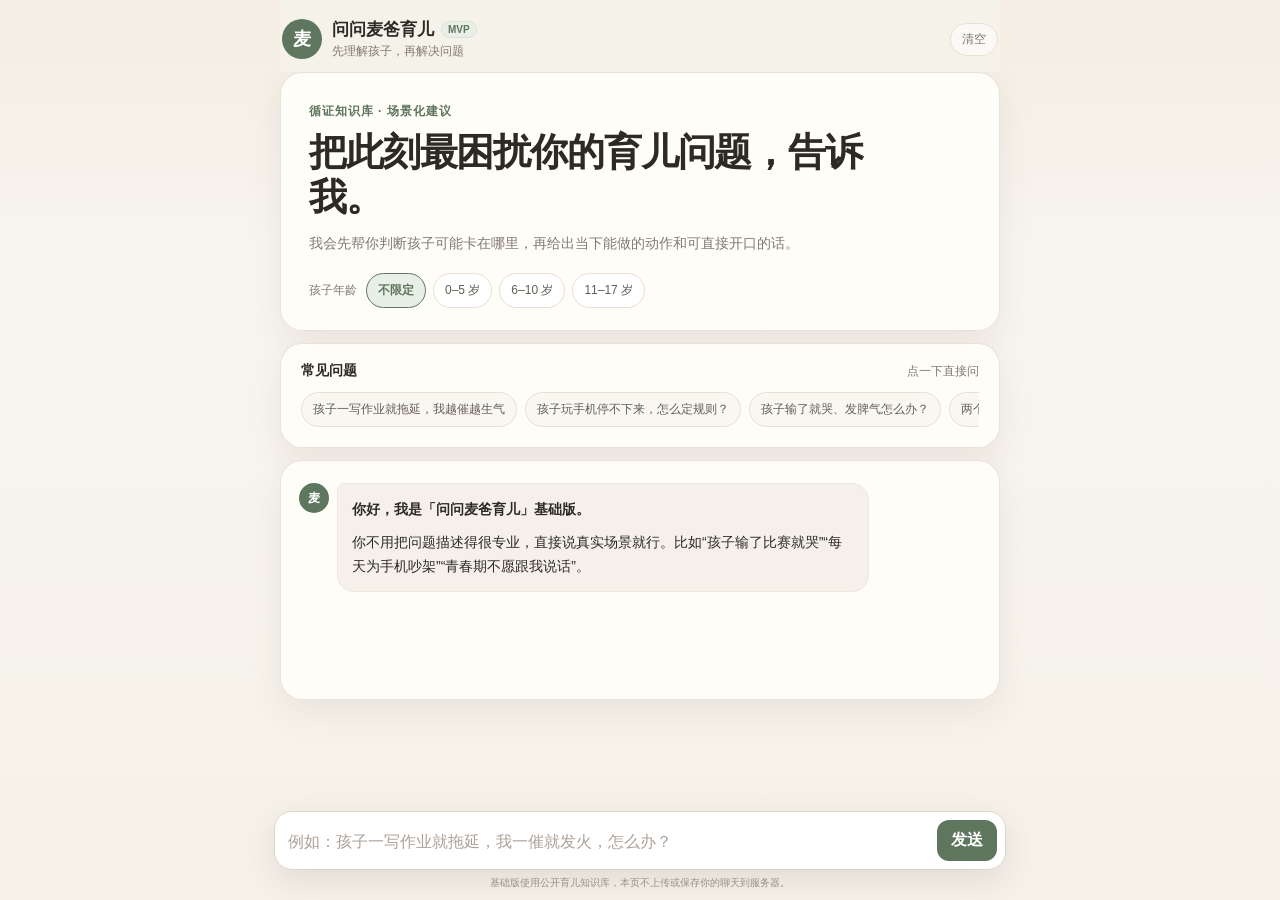
<file: ask-maiba-parenting/index.html>
<!doctype html>
<html lang="zh-CN">
<head>
  <meta charset="utf-8" />
  <meta name="viewport" content="width=device-width,initial-scale=1,viewport-fit=cover" />
  <meta name="theme-color" content="#F6F2EA" />
  <meta name="description" content="问问麦爸育儿：基于公开循证育儿资料的轻量 H5 育儿问答助手。" />
  <title>问问麦爸育儿</title>
  <link rel="manifest" href="./manifest.webmanifest" />
  <link rel="stylesheet" href="./styles.css" />
</head>
<body>
  <div class="app-shell">
    <header class="topbar">
      <div class="brand">
        <div class="avatar" aria-hidden="true">麦</div>
        <div>
          <div class="brand-line"><strong>问问麦爸育儿</strong><span class="badge">MVP</span></div>
          <div class="subtitle">先理解孩子，再解决问题</div>
        </div>
      </div>
      <button id="clearBtn" class="ghost-btn" type="button">清空</button>
    </header>

    <main>
      <section class="hero card">
        <p class="eyebrow">循证知识库 · 场景化建议</p>
        <h1>把此刻最困扰你的育儿问题，告诉我。</h1>
        <p class="hero-copy">我会先帮你判断孩子可能卡在哪里，再给出当下能做的动作和可直接开口的话。</p>
        <div class="age-row" role="group" aria-label="孩子年龄">
          <span>孩子年龄</span>
          <button class="age-chip active" data-age="all">不限定</button>
          <button class="age-chip" data-age="0-5">0–5 岁</button>
          <button class="age-chip" data-age="6-10">6–10 岁</button>
          <button class="age-chip" data-age="11-17">11–17 岁</button>
        </div>
      </section>

      <section class="quick card">
        <div class="section-title"><span>常见问题</span><small>点一下直接问</small></div>
        <div class="chips" id="quickChips"></div>
      </section>

      <section class="chat card" aria-live="polite">
        <div id="messages" class="messages"></div>
      </section>
    </main>

    <form id="composer" class="composer">
      <div class="input-wrap">
        <textarea id="questionInput" rows="1" maxlength="500" placeholder="例如：孩子一写作业就拖延，我一催就发火，怎么办？"></textarea>
        <button id="sendBtn" class="send-btn" type="submit" aria-label="发送">发送</button>
      </div>
      <div class="composer-note">基础版使用公开育儿知识库，本页不上传或保存你的聊天到服务器。</div>
    </form>
  </div>

  <template id="welcomeTemplate">
    <article class="message assistant">
      <div class="message-avatar">麦</div>
      <div class="bubble">
        <p><strong>你好，我是「问问麦爸育儿」基础版。</strong></p>
        <p>你不用把问题描述得很专业，直接说真实场景就行。比如“孩子输了比赛就哭”“每天为手机吵架”“青春期不愿跟我说话”。</p>
      </div>
    </article>
  </template>

  <script src="./knowledge.js"></script>
  <script src="./app.js"></script>
</body>
</html>
</file>
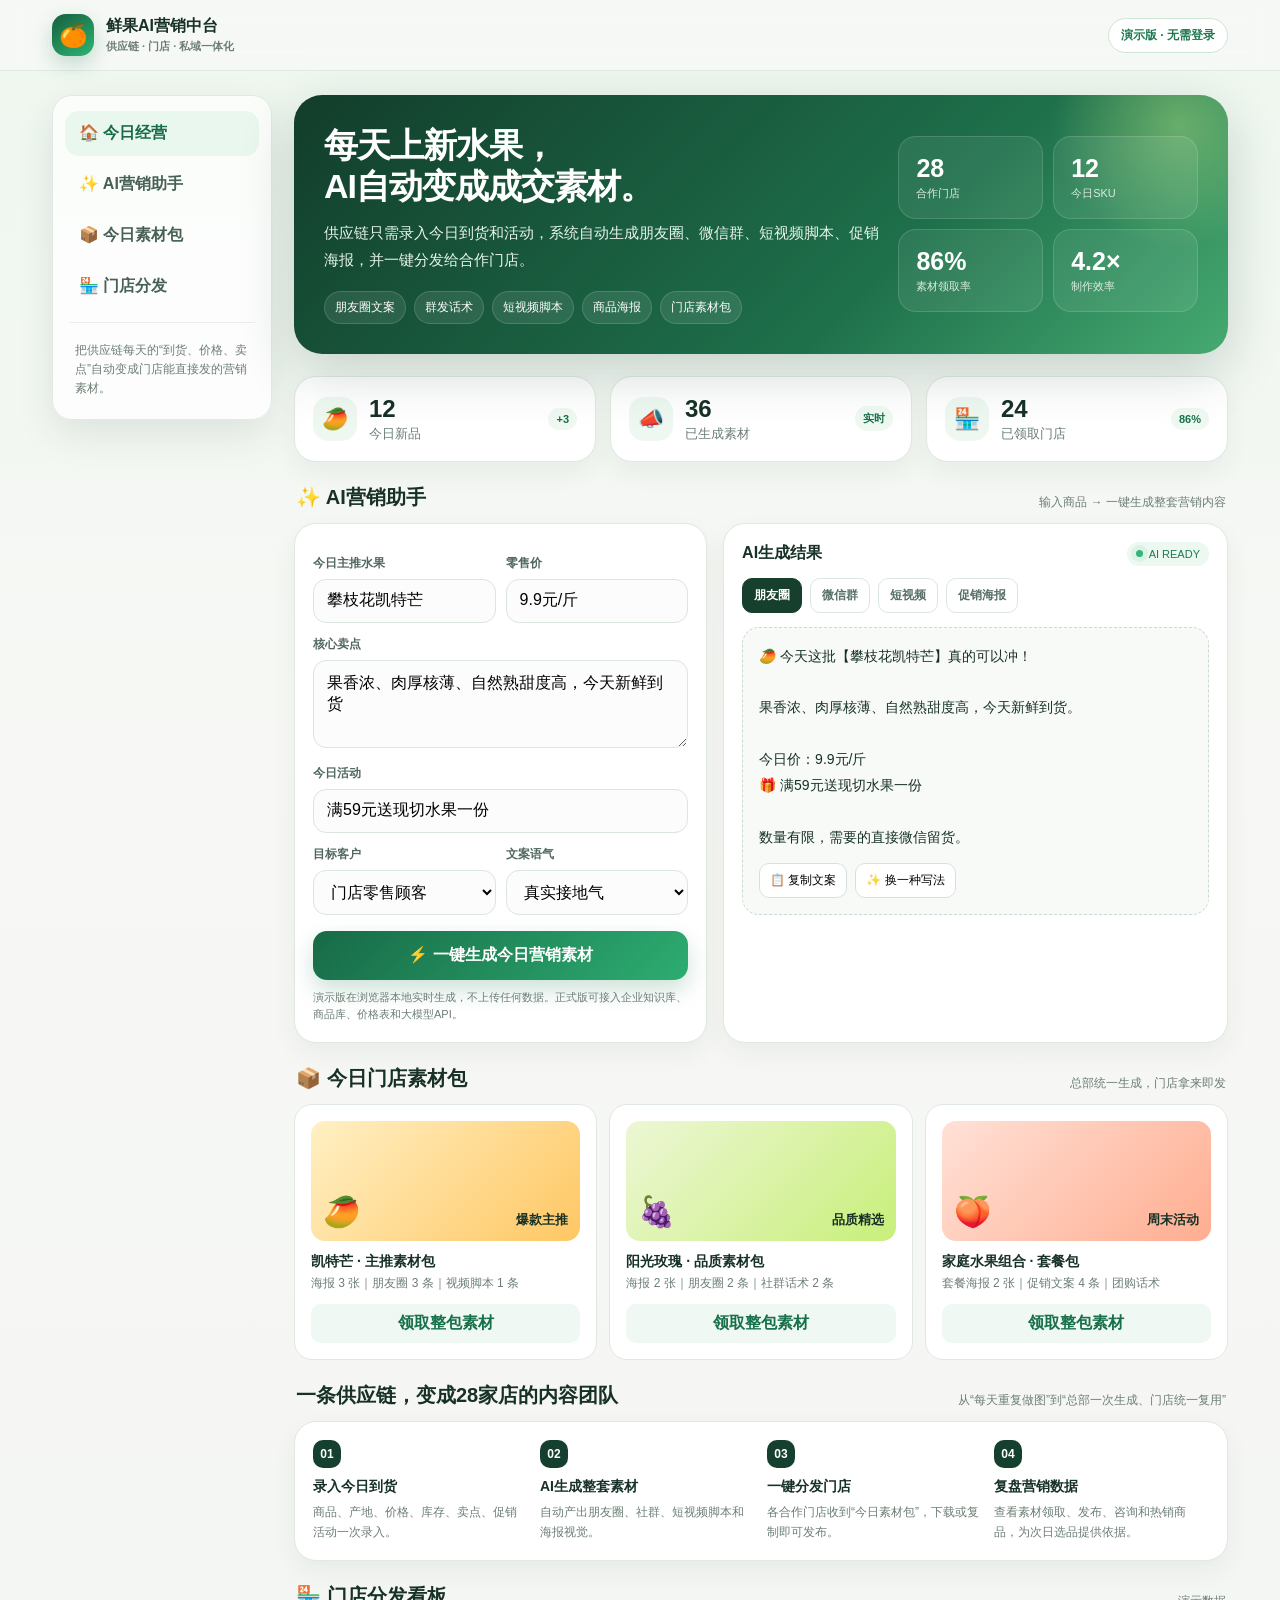
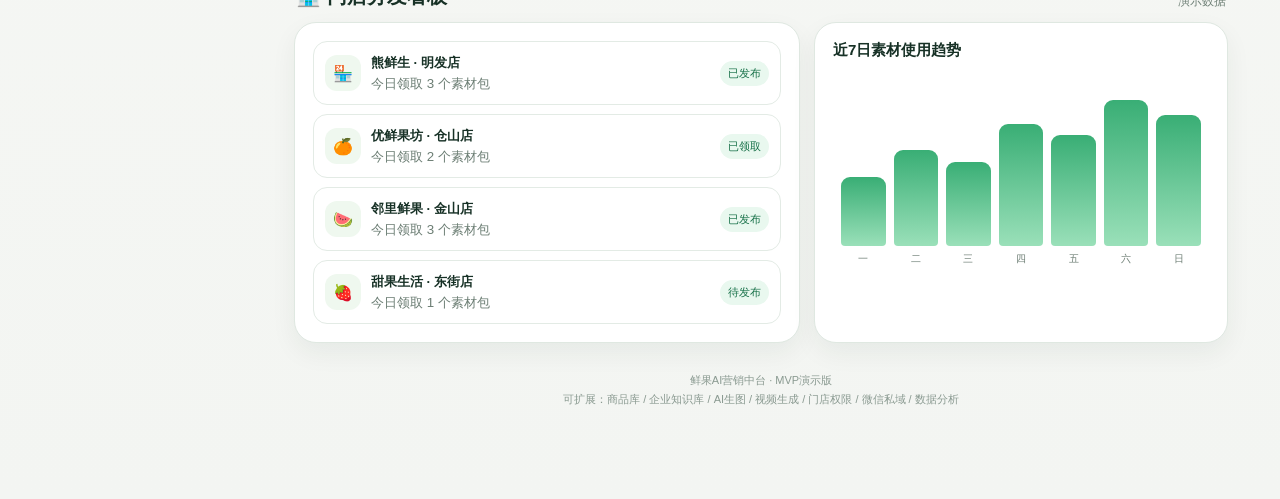
<file: fruit-ai-marketing/index.html>
<!doctype html>
<html lang="zh-CN">
<head>
  <meta charset="utf-8" />
  <meta name="viewport" content="width=device-width,initial-scale=1,viewport-fit=cover" />
  <meta name="theme-color" content="#153f2e" />
  <title>鲜果AI营销中台｜供应链演示版</title>
  <style>
    :root{--bg:#f5f7f2;--panel:#fff;--ink:#173126;--muted:#6c7e74;--line:#dfe8e1;--green:#1f7a52;--green2:#2ca86f;--lime:#dfff8f;--orange:#ff8a3d;--yellow:#ffd45f;--shadow:0 14px 38px rgba(23,49,38,.10);--radius:22px}
    *{box-sizing:border-box}body{margin:0;font-family:-apple-system,BlinkMacSystemFont,"Segoe UI","PingFang SC","Microsoft YaHei",sans-serif;background:linear-gradient(180deg,#eef7ef 0,#f7f8f5 35%,#f3f5f2 100%);color:var(--ink)}
    button,input,textarea,select{font:inherit}.app{min-height:100vh}.topbar{position:sticky;top:0;z-index:20;backdrop-filter:blur(14px);background:rgba(247,249,246,.88);border-bottom:1px solid rgba(223,232,225,.9)}
    .topin{max-width:1220px;margin:auto;height:70px;display:flex;align-items:center;justify-content:space-between;padding:0 22px}.brand{display:flex;align-items:center;gap:12px;font-weight:900}.logo{width:42px;height:42px;border-radius:14px;background:linear-gradient(145deg,#155e3e,#2db673);display:grid;place-items:center;box-shadow:0 8px 20px rgba(31,122,82,.25);font-size:23px}.brand small{display:block;font-weight:600;color:var(--muted);font-size:11px;margin-top:2px}.badge{padding:8px 12px;border:1px solid #cfe4d5;border-radius:999px;background:#fff;color:var(--green);font-size:12px;font-weight:800}
    .shell{max-width:1220px;margin:0 auto;padding:24px 22px 90px;display:grid;grid-template-columns:220px 1fr;gap:22px}.nav{position:sticky;top:94px;height:max-content;background:rgba(255,255,255,.74);border:1px solid #e0e9e2;border-radius:20px;padding:12px;box-shadow:var(--shadow)}.nav button{width:100%;border:0;background:transparent;text-align:left;padding:12px 14px;border-radius:14px;margin:3px 0;color:#486157;cursor:pointer;font-weight:750}.nav button.active{background:#e9f7ee;color:#176c48}.nav .sep{height:1px;background:#e8eee9;margin:10px 4px}.nav .mini{font-size:12px;color:var(--muted);padding:8px 10px;line-height:1.6}
    .main{min-width:0}.hero{background:linear-gradient(135deg,#123d2b 0%,#1e704b 64%,#46aa71 100%);color:white;border-radius:28px;padding:30px;display:grid;grid-template-columns:1.3fr .7fr;gap:18px;box-shadow:0 18px 55px rgba(18,61,43,.20);overflow:hidden;position:relative}.hero:after{content:"";position:absolute;width:260px;height:260px;right:-80px;top:-100px;background:radial-gradient(circle,#dfff8f55 0,#dfff8f00 68%);border-radius:50%}.hero h1{font-size:34px;margin:0 0 12px;line-height:1.2;letter-spacing:-1px}.hero p{margin:0;line-height:1.8;color:#e8f5ec;font-size:15px;max-width:720px}.hero .chips{display:flex;gap:8px;flex-wrap:wrap;margin-top:18px}.chip{font-size:12px;padding:7px 10px;border-radius:999px;background:#ffffff18;border:1px solid #ffffff25}.hero-stat{display:grid;grid-template-columns:1fr 1fr;gap:10px;align-content:center;position:relative;z-index:2}.stat{background:#ffffff13;border:1px solid #ffffff24;border-radius:18px;padding:17px}.stat b{display:block;font-size:25px}.stat span{font-size:11px;color:#dcebe1}
    .section{margin-top:22px}.section-title{display:flex;align-items:flex-end;justify-content:space-between;margin:0 2px 12px}.section-title h2{font-size:20px;margin:0}.section-title span{font-size:12px;color:var(--muted)}
    .grid3{display:grid;grid-template-columns:repeat(3,1fr);gap:14px}.card{background:var(--panel);border:1px solid var(--line);border-radius:var(--radius);padding:18px;box-shadow:0 10px 26px rgba(23,49,38,.06)}.metric{display:flex;align-items:center;gap:12px}.icon{width:44px;height:44px;border-radius:15px;background:#eef8f1;display:grid;place-items:center;font-size:21px}.metric b{font-size:24px}.metric small{display:block;color:var(--muted);margin-top:2px}.delta{margin-left:auto;font-size:11px;padding:5px 8px;border-radius:999px;background:#eff9f2;color:#167149;font-weight:800}
    .workbench{display:grid;grid-template-columns:.9fr 1.1fr;gap:16px}.form-card label{font-size:12px;font-weight:800;color:#52685e;display:block;margin:13px 0 7px}.form-card input,.form-card textarea,.form-card select{width:100%;border:1px solid #dbe6dd;background:#fbfcfb;border-radius:13px;padding:12px 13px;outline:none}.form-card textarea{min-height:88px;resize:vertical}.form-card input:focus,.form-card textarea:focus,.form-card select:focus{border-color:#57b37d;box-shadow:0 0 0 3px #57b37d1c}.row2{display:grid;grid-template-columns:1fr 1fr;gap:10px}.go{width:100%;border:0;border-radius:14px;background:linear-gradient(135deg,#176a47,#2dad71);color:#fff;padding:14px 16px;margin-top:16px;font-weight:900;cursor:pointer;box-shadow:0 10px 22px rgba(31,122,82,.22)}.hint{font-size:11px;color:var(--muted);line-height:1.6;margin-top:9px}
    .output-head{display:flex;align-items:center;justify-content:space-between;margin-bottom:12px}.output-head strong{font-size:16px}.ai-dot{display:inline-flex;align-items:center;gap:6px;font-size:11px;color:#1b7a51;background:#edf8f1;padding:6px 9px;border-radius:999px}.ai-dot:before{content:"";width:7px;height:7px;background:#31b579;border-radius:50%;box-shadow:0 0 0 5px #31b57918}.tabs{display:flex;gap:8px;overflow:auto;padding-bottom:2px}.tab{white-space:nowrap;border:1px solid #dce7df;background:#fff;color:#587066;padding:8px 11px;border-radius:10px;font-size:12px;font-weight:800;cursor:pointer}.tab.active{background:#173f2e;color:white;border-color:#173f2e}.output-box{margin-top:12px;background:#f7faf7;border:1px dashed #cbdace;border-radius:17px;padding:16px;min-height:280px}.copy{white-space:pre-wrap;line-height:1.85;font-size:14px}.copy-actions{display:flex;gap:8px;margin-top:12px}.copy-actions button{border:1px solid #d6e2d9;background:white;border-radius:10px;padding:8px 10px;font-size:12px;cursor:pointer}
    .poster{border-radius:18px;min-height:260px;background:linear-gradient(145deg,#ffefb1,#ffd86a 55%,#ffb45d);padding:18px;position:relative;overflow:hidden;color:#4a2f00}.poster:after{content:"🥭";font-size:126px;position:absolute;right:-8px;bottom:-18px;filter:drop-shadow(0 18px 18px #a6632760)}.poster small{font-weight:900;letter-spacing:2px}.poster h3{font-size:31px;line-height:1.08;margin:18px 0 6px;max-width:65%}.poster .price{display:inline-block;background:#4e2e08;color:white;padding:7px 11px;border-radius:10px;font-size:20px;font-weight:1000}.poster .promo{position:absolute;left:18px;bottom:18px;background:#fff8;padding:9px 12px;border-radius:12px;font-weight:900;font-size:13px}.poster .fruitname{font-size:13px;font-weight:900;color:#704e17}
    .flow{display:grid;grid-template-columns:repeat(4,1fr);gap:12px}.flow .n{width:28px;height:28px;border-radius:10px;background:#153f2e;color:white;display:grid;place-items:center;font-size:12px;font-weight:900;margin-bottom:10px}.flow h3{font-size:14px;margin:0 0 7px}.flow p{font-size:12px;color:var(--muted);line-height:1.65;margin:0}
    .package{display:grid;grid-template-columns:1fr 1fr 1fr;gap:12px}.pack{border:1px solid var(--line);background:#fff;border-radius:18px;padding:16px}.pack .thumb{height:120px;border-radius:14px;display:flex;align-items:end;padding:12px;font-size:30px;margin-bottom:12px;background:linear-gradient(135deg,#fff0c4,#ffc763)}.pack:nth-child(2) .thumb{background:linear-gradient(135deg,#edf7d5,#c8ef7a)}.pack:nth-child(3) .thumb{background:linear-gradient(135deg,#ffe1d7,#ffad90)}.pack h3{font-size:14px;margin:0 0 4px}.pack p{font-size:12px;color:var(--muted);margin:0 0 12px}.pack button{width:100%;border:0;background:#eff8f2;color:#167049;border-radius:10px;padding:9px;font-weight:800;cursor:pointer}
    .stores{display:grid;grid-template-columns:1.1fr .9fr;gap:14px}.store-list{display:grid;gap:9px}.store{display:flex;align-items:center;gap:10px;border:1px solid #e3ebe5;border-radius:14px;padding:11px}.avatar{width:36px;height:36px;border-radius:12px;background:#eff8ef;display:grid;place-items:center}.store b{font-size:13px}.store small{display:block;color:var(--muted);margin-top:3px}.status{margin-left:auto;font-size:11px;background:#e9f8ef;color:#187149;padding:5px 8px;border-radius:999px}.chart{height:190px;display:flex;align-items:end;gap:8px;padding:20px 8px 4px}.bar{flex:1;background:linear-gradient(#39ae75,#9ae0b9);border-radius:9px 9px 4px 4px;min-height:15px;position:relative}.bar:after{content:attr(data-label);position:absolute;bottom:-20px;left:50%;transform:translateX(-50%);font-size:10px;color:#6b7c72}.footer{text-align:center;color:#8a9a91;font-size:11px;margin-top:28px;line-height:1.7}.toast{position:fixed;left:50%;bottom:28px;transform:translateX(-50%) translateY(30px);background:#153f2e;color:white;padding:11px 16px;border-radius:999px;opacity:0;pointer-events:none;transition:.25s;z-index:50;font-size:13px;box-shadow:0 10px 30px #0003}.toast.show{opacity:1;transform:translateX(-50%) translateY(0)}.mobile-nav{display:none}
    @media(max-width:900px){.shell{grid-template-columns:1fr;padding:16px 14px 88px}.nav{display:none}.hero{grid-template-columns:1fr;padding:23px;border-radius:24px}.hero h1{font-size:28px}.hero-stat{display:none}.workbench,.stores{grid-template-columns:1fr}.grid3,.package{grid-template-columns:1fr}.flow{grid-template-columns:1fr 1fr}.mobile-nav{display:grid;grid-template-columns:repeat(4,1fr);position:fixed;bottom:0;left:0;right:0;background:#ffffffee;backdrop-filter:blur(12px);border-top:1px solid #dce7df;padding:8px 8px max(8px,env(safe-area-inset-bottom));z-index:30}.mobile-nav button{border:0;background:none;color:#64766d;font-size:10px;padding:4px}.mobile-nav b{display:block;font-size:18px;margin-bottom:2px}.mobile-nav button.active{color:#176e49}.topin{padding:0 15px;height:62px}.brand small{display:none}.badge{font-size:10px;padding:6px 8px}.section{margin-top:17px}.row2{grid-template-columns:1fr}.output-box{min-height:250px}}
  </style>
</head>
<body>
<div class="app">
  <header class="topbar"><div class="topin">
    <div class="brand"><div class="logo">🍊</div><div>鲜果AI营销中台<small>供应链 · 门店 · 私域一体化</small></div></div>
    <div class="badge">演示版 · 无需登录</div>
  </div></header>

  <div class="shell">
    <aside class="nav">
      <button class="active" onclick="jump('dashboard',this)">🏠 今日经营</button>
      <button onclick="jump('assistant',this)">✨ AI营销助手</button>
      <button onclick="jump('materials',this)">📦 今日素材包</button>
      <button onclick="jump('stores',this)">🏪 门店分发</button>
      <div class="sep"></div>
      <div class="mini">把供应链每天的“到货、价格、卖点”自动变成门店能直接发的营销素材。</div>
    </aside>

    <main class="main">
      <section class="hero" id="dashboard">
        <div>
          <h1>每天上新水果，<br>AI自动变成成交素材。</h1>
          <p>供应链只需录入今日到货和活动，系统自动生成朋友圈、微信群、短视频脚本、促销海报，并一键分发给合作门店。</p>
          <div class="chips"><span class="chip">朋友圈文案</span><span class="chip">群发话术</span><span class="chip">短视频脚本</span><span class="chip">商品海报</span><span class="chip">门店素材包</span></div>
        </div>
        <div class="hero-stat">
          <div class="stat"><b>28</b><span>合作门店</span></div><div class="stat"><b>12</b><span>今日SKU</span></div><div class="stat"><b>86%</b><span>素材领取率</span></div><div class="stat"><b>4.2×</b><span>制作效率</span></div>
        </div>
      </section>

      <section class="section"><div class="grid3">
        <div class="card metric"><div class="icon">🥭</div><div><b>12</b><small>今日新品</small></div><div class="delta">+3</div></div>
        <div class="card metric"><div class="icon">📣</div><div><b>36</b><small>已生成素材</small></div><div class="delta">实时</div></div>
        <div class="card metric"><div class="icon">🏪</div><div><b>24</b><small>已领取门店</small></div><div class="delta">86%</div></div>
      </div></section>

      <section class="section" id="assistant">
        <div class="section-title"><h2>✨ AI营销助手</h2><span>输入商品 → 一键生成整套营销内容</span></div>
        <div class="workbench">
          <div class="card form-card">
            <div class="row2"><div><label>今日主推水果</label><input id="fruit" value="攀枝花凯特芒" /></div><div><label>零售价</label><input id="price" value="9.9元/斤" /></div></div>
            <label>核心卖点</label><textarea id="selling">果香浓、肉厚核薄、自然熟甜度高，今天新鲜到货</textarea>
            <label>今日活动</label><input id="promo" value="满59元送现切水果一份" />
            <div class="row2"><div><label>目标客户</label><select id="aud"><option>门店零售顾客</option><option>宝妈家庭</option><option>办公室团购</option><option>社区团长</option></select></div><div><label>文案语气</label><select id="tone"><option>真实接地气</option><option>高端品质感</option><option>热闹促销型</option><option>专业供应链</option></select></div></div>
            <button class="go" onclick="generateAll()">⚡ 一键生成今日营销素材</button>
            <div class="hint">演示版在浏览器本地实时生成，不上传任何数据。正式版可接入企业知识库、商品库、价格表和大模型API。</div>
          </div>

          <div class="card">
            <div class="output-head"><strong>AI生成结果</strong><span class="ai-dot">AI READY</span></div>
            <div class="tabs">
              <button class="tab active" onclick="showTab('moments',this)">朋友圈</button>
              <button class="tab" onclick="showTab('group',this)">微信群</button>
              <button class="tab" onclick="showTab('video',this)">短视频</button>
              <button class="tab" onclick="showTab('poster',this)">促销海报</button>
            </div>
            <div class="output-box" id="out"></div>
          </div>
        </div>
      </section>

      <section class="section" id="materials">
        <div class="section-title"><h2>📦 今日门店素材包</h2><span>总部统一生成，门店拿来即发</span></div>
        <div class="package">
          <div class="pack"><div class="thumb">🥭 <span style="font-size:13px;margin-left:auto;font-weight:900">爆款主推</span></div><h3>凯特芒 · 主推素材包</h3><p>海报 3 张｜朋友圈 3 条｜视频脚本 1 条</p><button onclick="toast('已模拟领取素材包')">领取整包素材</button></div>
          <div class="pack"><div class="thumb">🍇 <span style="font-size:13px;margin-left:auto;font-weight:900">品质精选</span></div><h3>阳光玫瑰 · 品质素材包</h3><p>海报 2 张｜朋友圈 2 条｜社群话术 2 条</p><button onclick="toast('已模拟领取素材包')">领取整包素材</button></div>
          <div class="pack"><div class="thumb">🍑 <span style="font-size:13px;margin-left:auto;font-weight:900">周末活动</span></div><h3>家庭水果组合 · 套餐包</h3><p>套餐海报 2 张｜促销文案 4 条｜团购话术</p><button onclick="toast('已模拟领取素材包')">领取整包素材</button></div>
        </div>
      </section>

      <section class="section">
        <div class="section-title"><h2>一条供应链，变成28家店的内容团队</h2><span>从“每天重复做图”到“总部一次生成、门店统一复用”</span></div>
        <div class="card flow">
          <div><div class="n">01</div><h3>录入今日到货</h3><p>商品、产地、价格、库存、卖点、促销活动一次录入。</p></div>
          <div><div class="n">02</div><h3>AI生成整套素材</h3><p>自动产出朋友圈、社群、短视频脚本和海报视觉。</p></div>
          <div><div class="n">03</div><h3>一键分发门店</h3><p>各合作门店收到“今日素材包”，下载或复制即可发布。</p></div>
          <div><div class="n">04</div><h3>复盘营销数据</h3><p>查看素材领取、发布、咨询和热销商品，为次日选品提供依据。</p></div>
        </div>
      </section>

      <section class="section" id="stores">
        <div class="section-title"><h2>🏪 门店分发看板</h2><span>演示数据</span></div>
        <div class="stores">
          <div class="card"><div class="store-list">
            <div class="store"><div class="avatar">🏪</div><div><b>熊鲜生 · 明发店</b><small>今日领取 3 个素材包</small></div><div class="status">已发布</div></div>
            <div class="store"><div class="avatar">🍊</div><div><b>优鲜果坊 · 仓山店</b><small>今日领取 2 个素材包</small></div><div class="status">已领取</div></div>
            <div class="store"><div class="avatar">🍉</div><div><b>邻里鲜果 · 金山店</b><small>今日领取 3 个素材包</small></div><div class="status">已发布</div></div>
            <div class="store"><div class="avatar">🍓</div><div><b>甜果生活 · 东街店</b><small>今日领取 1 个素材包</small></div><div class="status">待发布</div></div>
          </div></div>
          <div class="card"><strong style="font-size:15px">近7日素材使用趋势</strong><div class="chart">
            <div class="bar" data-label="一" style="height:42%"></div><div class="bar" data-label="二" style="height:58%"></div><div class="bar" data-label="三" style="height:51%"></div><div class="bar" data-label="四" style="height:74%"></div><div class="bar" data-label="五" style="height:67%"></div><div class="bar" data-label="六" style="height:88%"></div><div class="bar" data-label="日" style="height:79%"></div>
          </div></div>
        </div>
      </section>

      <div class="footer">鲜果AI营销中台 · MVP演示版<br>可扩展：商品库 / 企业知识库 / AI生图 / 视频生成 / 门店权限 / 微信私域 / 数据分析</div>
    </main>
  </div>

  <nav class="mobile-nav"><button class="active" onclick="jump('dashboard',this)"><b>🏠</b>经营</button><button onclick="jump('assistant',this)"><b>✨</b>AI助手</button><button onclick="jump('materials',this)"><b>📦</b>素材</button><button onclick="jump('stores',this)"><b>🏪</b>门店</button></nav>
  <div class="toast" id="toast"></div>
</div>
<script>
let current='moments',generated={};
function v(id){return document.getElementById(id).value.trim()}
function generateAll(){
  const fruit=v('fruit')||'今日鲜果',price=v('price')||'今日好价',selling=v('selling')||'新鲜到货',promo=v('promo')||'到店有惊喜',aud=v('aud');
  generated.moments='🥭 今天这批【'+fruit+'】真的可以冲！\n\n'+selling+'。\n\n今日价：'+price+'\n🎁 '+promo+'\n\n'+(aud==='宝妈家庭'?'给孩子吃水果，选新鲜的更安心。':aud==='办公室团购'?'办公室拼单也可以，凑单更划算。':'数量有限，需要的直接微信留货。')+'\n\n—— 今日鲜果，认真挑、放心吃。';
  generated.group='🔥 今晚鲜果福利\n\n【'+fruit+'】 '+price+'\n✅ '+selling+'\n🎁 '+promo+'\n\n群里回复“1 + 数量”，直接给你留货。\n新鲜批次售完即止～';
  generated.video='【15秒短视频口播】\n\n镜头1｜近景拍整筐水果\n“今天刚到的'+fruit+'，你们看这个状态。”\n\n镜头2｜切开/手拿展示\n“'+selling+'，今天'+price+'。”\n\n镜头3｜镜头对准活动牌\n“而且今天'+promo+'，想吃的直接私信我，给你留最新鲜的一批。”\n\n拍摄建议：自然光 + 手持近景 + 切果特写，真实感比棚拍更容易让老客下单。';
  generated.poster={fruit,price,promo,selling};showTab(current,document.querySelector('.tab.active'));toast('已生成 4 类营销素材');
}
function generateSeed(){generated={moments:'🥭 今天这批【攀枝花凯特芒】真的可以冲！\n\n果香浓、肉厚核薄、自然熟甜度高，今天新鲜到货。\n\n今日价：9.9元/斤\n🎁 满59元送现切水果一份\n\n数量有限，需要的直接微信留货。',group:'🔥 今晚鲜果福利\n\n【攀枝花凯特芒】9.9元/斤\n✅ 新鲜到货，肉厚核薄\n🎁 满59元送现切水果一份\n\n群里回复“1+数量”，给你留货。',video:'【15秒短视频口播】\n\n今天刚到的凯特芒，你们看一下这个果型。\n这批果香特别明显，肉厚核薄，放软一点甜度更高。\n今天只要9块9一斤，满59还送一份现切水果。\n想吃的直接私信，我给你留最新鲜的一批。',poster:{fruit:'攀枝花凯特芒',price:'9.9元/斤',promo:'满59元送现切水果一份',selling:'果香浓 · 肉厚核薄 · 今日新鲜到货'}}}
function showTab(type,el){current=type;document.querySelectorAll('.tab').forEach(x=>x.classList.remove('active'));if(el)el.classList.add('active');if(!generated.moments)generateSeed();const out=document.getElementById('out');if(type==='poster'){const p=generated.poster;out.innerHTML='<div class="poster"><small>今日鲜果 · NEW ARRIVAL</small><h3>'+esc(p.fruit)+'</h3><div class="fruitname">'+esc(p.selling)+'</div><div style="margin-top:13px" class="price">'+esc(p.price)+'</div><div class="promo">🎁 '+esc(p.promo)+'</div></div><div class="copy-actions"><button onclick="toast(\'正式版可调用AI生图生成多版海报\')">🎨 生成更多版式</button><button onclick="toast(\'已模拟保存海报\')">⬇ 保存海报</button></div>';return}out.innerHTML='<div class="copy">'+esc(generated[type])+'</div><div class="copy-actions"><button onclick="copyText()">📋 复制文案</button><button onclick="rewrite()">✨ 换一种写法</button></div>'}
function copyText(){navigator.clipboard?.writeText(generated[current]||'').then(()=>toast('文案已复制')).catch(()=>toast('长按文案即可复制'))}
function rewrite(){if(current==='poster')return;generated[current]+='\n\n💡 AI改写：更适合今晚 19:00—21:00 的朋友圈成交场景。';showTab(current,document.querySelector('.tab.active'));toast('已生成另一种表达')}
function esc(s){return String(s).replace(/[&<>"']/g,m=>({'&':'&amp;','<':'&lt;','>':'&gt;','"':'&quot;',"'":'&#39;'}[m]))}
function jump(id,btn){document.getElementById(id)?.scrollIntoView({behavior:'smooth',block:'start'});document.querySelectorAll('.nav button,.mobile-nav button').forEach(x=>x.classList.remove('active'));if(btn)btn.classList.add('active')}
function toast(t){const e=document.getElementById('toast');e.textContent=t;e.classList.add('show');clearTimeout(window.__toast);window.__toast=setTimeout(()=>e.classList.remove('show'),1800)}
generateSeed();showTab('moments',document.querySelector('.tab'));
</script>
</body>
</html>
</file>
<file: ask-maiba-parenting/styles.css>
:root{
  --bg:#f6f2ea;
  --paper:#fffdf9;
  --ink:#2d2925;
  --muted:#817970;
  --line:#e7dfd4;
  --accent:#5f765e;
  --accent-2:#e8efe6;
  --warm:#c88758;
  --shadow:0 12px 34px rgba(72,57,42,.08);
  --radius:22px;
}
*{box-sizing:border-box}
html{background:var(--bg)}
body{margin:0;font-family:-apple-system,BlinkMacSystemFont,"Segoe UI","PingFang SC","Hiragino Sans GB","Microsoft YaHei",sans-serif;color:var(--ink);background:linear-gradient(180deg,#f3ede3 0,#f8f5ef 28%,#f6f2ea 100%)}
button,textarea{font:inherit}
button{cursor:pointer}
.app-shell{width:min(100%,760px);min-height:100dvh;margin:0 auto;padding:0 14px 130px}
.topbar{position:sticky;top:0;z-index:20;display:flex;align-items:center;justify-content:space-between;padding:14px 2px 12px;background:rgba(246,242,234,.9);backdrop-filter:blur(18px)}
.brand{display:flex;align-items:center;gap:10px}.avatar,.message-avatar{display:grid;place-items:center;border-radius:50%;background:var(--accent);color:white;font-weight:800}.avatar{width:40px;height:40px;font-size:18px}.brand-line{display:flex;align-items:center;gap:7px;font-size:17px}.badge{font-size:10px;font-weight:700;color:var(--accent);background:var(--accent-2);border:1px solid #d8e4d5;border-radius:999px;padding:2px 6px}.subtitle{margin-top:2px;font-size:12px;color:var(--muted)}
.ghost-btn{border:1px solid var(--line);background:rgba(255,255,255,.5);color:var(--muted);border-radius:999px;padding:7px 11px;font-size:12px}
main{display:grid;gap:12px}.card{background:rgba(255,253,249,.94);border:1px solid rgba(231,223,212,.9);border-radius:var(--radius);box-shadow:var(--shadow)}
.hero{padding:24px 20px 18px}.eyebrow{margin:0 0 10px;color:var(--accent);font-size:12px;font-weight:800;letter-spacing:.08em}.hero h1{margin:0;max-width:560px;font-size:clamp(24px,6.2vw,38px);line-height:1.18;letter-spacing:-.03em}.hero-copy{margin:12px 0 18px;color:var(--muted);font-size:14px;line-height:1.7}.age-row{display:flex;align-items:center;gap:7px;flex-wrap:wrap}.age-row>span{margin-right:2px;color:var(--muted);font-size:12px}.age-chip,.topic-chip{border:1px solid var(--line);background:#fff;color:#645d56;border-radius:999px;padding:8px 11px;font-size:12px}.age-chip.active{border-color:var(--accent);background:var(--accent-2);color:var(--accent);font-weight:700}
.quick{padding:16px}.section-title{display:flex;align-items:center;justify-content:space-between;margin-bottom:12px;font-size:14px;font-weight:750}.section-title small{color:var(--muted);font-weight:500}.chips{display:flex;gap:8px;overflow-x:auto;padding-bottom:2px;scrollbar-width:none}.chips::-webkit-scrollbar{display:none}.topic-chip{flex:0 0 auto;background:#faf7f1}.topic-chip:active{transform:scale(.98)}
.chat{padding:8px 10px 14px;min-height:240px}.messages{display:flex;flex-direction:column;gap:14px;padding:10px 2px}.message{display:flex;gap:8px;align-items:flex-start}.message.user{justify-content:flex-end}.message-avatar{width:30px;height:30px;flex:0 0 30px;font-size:12px}.bubble{max-width:88%;padding:13px 14px;border-radius:17px;background:#f5f1ea;border:1px solid #eee6db;font-size:14px;line-height:1.72}.assistant .bubble{border-top-left-radius:7px}.user .bubble{background:var(--accent);border-color:var(--accent);color:white;border-top-right-radius:7px}.bubble p{margin:0 0 8px}.bubble p:last-child{margin-bottom:0}.answer-block{margin-top:11px;padding-top:11px;border-top:1px solid rgba(129,121,112,.18)}.answer-title{display:flex;gap:7px;align-items:center;margin-bottom:6px;color:#4f6650;font-weight:800}.step-list{margin:5px 0 0;padding-left:20px}.step-list li{margin:5px 0}.script{margin-top:7px;padding:10px 11px;border-left:3px solid var(--warm);border-radius:9px;background:#fff9f1;color:#5e4d3f}.source-list{display:grid;gap:5px;margin-top:7px}.source-list a{color:#607762;text-decoration:none;font-size:12px}.source-list a:hover{text-decoration:underline}.safety{margin-top:10px;padding:9px 10px;border-radius:10px;background:#f7f2ea;color:#766c62;font-size:12px}.meta-line{margin-top:8px;color:#9a9188;font-size:11px}
.composer{position:fixed;left:50%;bottom:0;z-index:30;width:min(100%,760px);transform:translateX(-50%);padding:10px 14px calc(10px + env(safe-area-inset-bottom));background:linear-gradient(180deg,rgba(246,242,234,0),rgba(246,242,234,.97) 24%,rgba(246,242,234,1) 100%)}.input-wrap{display:flex;align-items:flex-end;gap:8px;padding:8px 8px 8px 13px;border:1px solid #ded5c8;border-radius:18px;background:#fff;box-shadow:0 10px 34px rgba(72,57,42,.13)}textarea{flex:1;max-height:120px;resize:none;border:0;outline:0;background:transparent;color:var(--ink);line-height:1.5;padding:7px 0}textarea::placeholder{color:#aba198}.send-btn{flex:0 0 auto;border:0;border-radius:12px;background:var(--accent);color:white;font-weight:800;padding:10px 14px}.send-btn:disabled{opacity:.45;cursor:not-allowed}.composer-note{text-align:center;margin-top:6px;color:#988f86;font-size:10px}
.typing{display:flex;gap:4px;align-items:center;min-height:22px}.typing i{width:6px;height:6px;border-radius:50%;background:#9aa698;animation:blink 1s infinite alternate}.typing i:nth-child(2){animation-delay:.18s}.typing i:nth-child(3){animation-delay:.36s}@keyframes blink{to{opacity:.25;transform:translateY(-2px)}}
@media(min-width:640px){.app-shell{padding-left:20px;padding-right:20px}.topbar{padding-top:18px}.hero{padding:30px 28px 22px}.quick{padding:18px 20px}.chat{padding:12px 16px 18px}.bubble{max-width:78%}}
</file>
